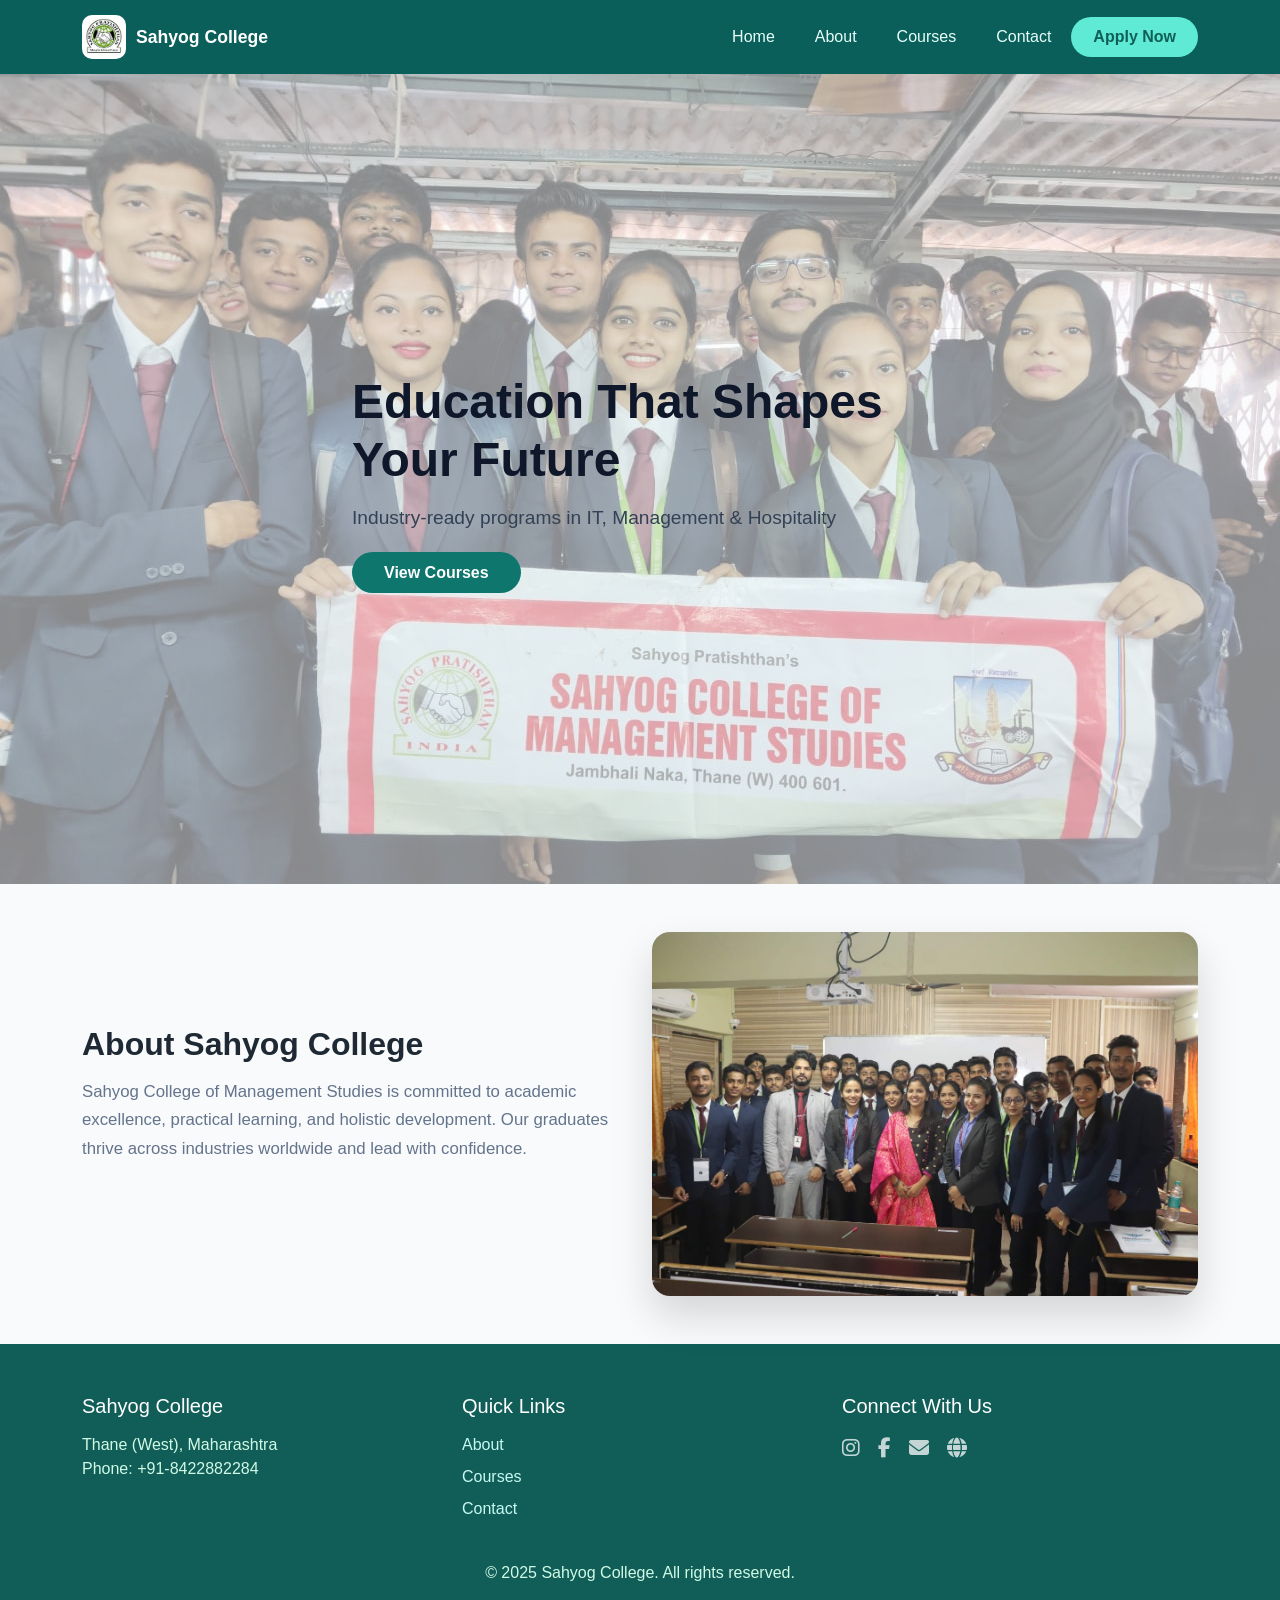
<file: index.html>
<!DOCTYPE html>
<html lang="en">
<head>
  <meta charset="UTF-8" />
  <meta name="viewport" content="width=device-width, initial-scale=1.0" />
  <title>Sahyog College | Home</title>

  <!-- Bootstrap -->
  <link href="https://cdn.jsdelivr.net/npm/bootstrap@5.3.0-alpha3/dist/css/bootstrap.min.css" rel="stylesheet">

  <!-- Font Awesome -->
  <link rel="stylesheet" href="https://cdnjs.cloudflare.com/ajax/libs/font-awesome/6.5.0/css/all.min.css">

  <!-- Main CSS -->
  <link rel="stylesheet" href="css/main_css.css">

  <link rel="icon" href="images/img3.jpg">
</head>

<body>

<!-- NAVBAR -->
<nav class="navbar navbar-expand-lg custom-navbar">
  <div class="container">
    <a class="navbar-brand d-flex align-items-center" href="index.html">
      <img src="images/img3.jpg" class="logo-img" alt="Logo">
      <span class="brand-text">Sahyog College</span>
    </a>

    <button class="navbar-toggler" type="button" data-bs-toggle="collapse" data-bs-target="#navMenu">
      <span class="navbar-toggler-icon"></span>
    </button>

    <div class="collapse navbar-collapse" id="navMenu">
      <ul class="navbar-nav ms-auto mb-2 mb-lg-0">
        <li class="nav-item"><a class="nav-link" href="index.html">Home</a></li>
        <li class="nav-item"><a class="nav-link" href="about.html">About</a></li>
        <li class="nav-item"><a class="nav-link" href="courses.html">Courses</a></li>
        <li class="nav-item"><a class="nav-link" href="contact.html">Contact</a></li>
      </ul>
      <a href="contact.html" class="apply-btn">Apply Now</a>
    </div>
  </div>
</nav>

<!-- HERO SECTION -->
<section class="hero-section">
  <div class="container hero-content">
    <h1>Education That Shapes Your Future</h1>
    <p>Industry-ready programs in IT, Management & Hospitality</p>
    <a href="courses.html" class="hero-btn">View Courses</a>
  </div>
</section>

<!-- ABOUT SECTION -->
<section class="container py-5">
  <div class="row align-items-center">
    <div class="col-lg-6 mb-4">
      <h2 class="section-title">About Sahyog College</h2>
      <p class="section-text">
        Sahyog College of Management Studies is committed to academic excellence,
        practical learning, and holistic development. Our graduates thrive across
        industries worldwide and lead with confidence.
      </p>
    </div>
    <div class="col-lg-6 text-center">
      <img src="images/img5.jpeg" class="about-img" alt="Campus">
    </div>
  </div>
</section>

<!-- FOOTER -->
<footer class="footer">
  <div class="container">
    <div class="row">

      <div class="col-md-4 mb-4">
        <h5>Sahyog College</h5>
        <p>
          Thane (West), Maharashtra<br>
          Phone: +91-8422882284
        </p>
      </div>

      <div class="col-md-4 mb-4">
        <h5>Quick Links</h5>
        <ul class="footer-links">
          <li><a href="about.html">About</a></li>
          <li><a href="courses.html">Courses</a></li>
          <li><a href="contact.html">Contact</a></li>
        </ul>
      </div>

      <div class="col-md-4 mb-4">
        <h5>Connect With Us</h5>
        <div class="social-icons">
          <a href="https://instagram.com/sahyog_college_it" target="_blank" aria-label="Instagram">
            <i class="fab fa-instagram"></i>
          </a>
          <a href="https://www.facebook.com/sahyoginstitute" target="_blank" aria-label="Facebook">
            <i class="fab fa-facebook-f"></i>
          </a>
          <a href="mailto:marketing.sahyogcollege@gmail.com" aria-label="Email">
            <i class="fas fa-envelope"></i>
          </a>
          <a href="https://sahyogcollege.com/" target="_blank" aria-label="Website">
            <i class="fas fa-globe"></i>
          </a>
        </div>
      </div>

    </div>

    <div class="footer-divider"></div>
    <p class="text-center mb-0">
      © 2025 Sahyog College. All rights reserved.
    </p>
  </div>
</footer>

<script src="https://cdn.jsdelivr.net/npm/bootstrap@5.3.0-alpha3/dist/js/bootstrap.bundle.min.js"></script>
</body>
</html>
</file>
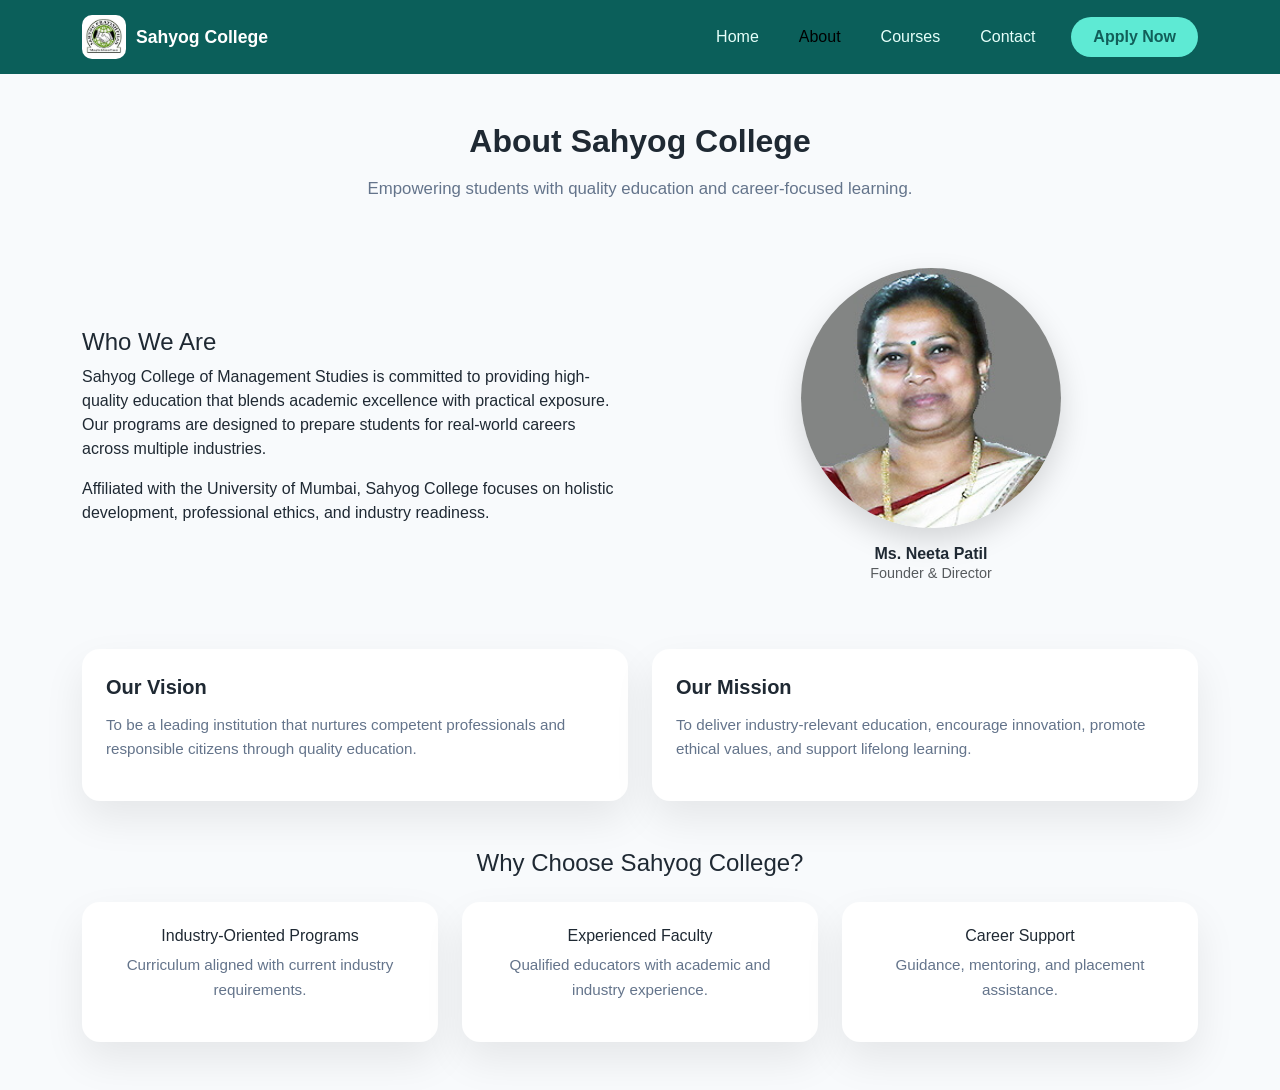
<file: about.html>
<!DOCTYPE html>
<html lang="en">
<head>
  <meta charset="UTF-8">
  <title>About Us | Sahyog College</title>
  <meta name="viewport" content="width=device-width, initial-scale=1.0">

  <!-- Bootstrap -->
  <link href="https://cdn.jsdelivr.net/npm/bootstrap@5.3.0-alpha3/dist/css/bootstrap.min.css" rel="stylesheet">

  <!-- Main CSS -->
  <link rel="stylesheet" href="css/main_css.css">

  <!-- Favicon -->
  <link rel="icon" href="images/img3.jpg">
</head>

<body>

<!-- NAVBAR -->
<nav class="navbar navbar-expand-lg custom-navbar">
  <div class="container">
    <a class="navbar-brand d-flex align-items-center" href="index.html">
      <img src="images/img3.jpg" class="logo-img" alt="Logo">
      <span class="brand-text">Sahyog College</span>
    </a>

    <button class="navbar-toggler" type="button" data-bs-toggle="collapse" data-bs-target="#navMenu">
      <span class="navbar-toggler-icon"></span>
    </button>

    <div class="collapse navbar-collapse" id="navMenu">
      <ul class="navbar-nav ms-auto mb-2 mb-lg-0">
        <li class="nav-item"><a class="nav-link" href="index.html">Home</a></li>
        <li class="nav-item"><a class="nav-link active" href="about.html">About</a></li>
        <li class="nav-item"><a class="nav-link" href="courses.html">Courses</a></li>
        <li class="nav-item"><a class="nav-link" href="contact.html">Contact</a></li>
      </ul>
      <a href="contact.html" class="apply-btn ms-lg-3">Apply Now</a>
    </div>
  </div>
</nav>

<!-- PAGE HEADER -->
<section class="container py-5 text-center">
  <h1 class="section-title">About Sahyog College</h1>
  <p class="section-text">
    Empowering students with quality education and career-focused learning.
  </p>
</section>

<!-- ABOUT CONTENT -->
<section class="container pb-5">
  <div class="row align-items-center g-5">

    <div class="col-lg-6">
      <h4>Who We Are</h4>
      <p>
        Sahyog College of Management Studies is committed to providing
        high-quality education that blends academic excellence with practical
        exposure. Our programs are designed to prepare students for real-world
        careers across multiple industries.
      </p>

      <p>
        Affiliated with the University of Mumbai, Sahyog College focuses on
        holistic development, professional ethics, and industry readiness.
      </p>
    </div>

    <div class="col-lg-6">
      <div class="about-profile text-center">
  <img src="images/NeetaPatil.jpg" alt="Neeta Patil">
  <h6 class="mt-3 mb-0">Ms. Neeta Patil</h6>
  <p class="text-muted">Founder & Director</p>
</div>

    </div>

  </div>
</section>

<!-- MISSION / VISION -->
<section class="container pb-5">
  <div class="row g-4">

    <div class="col-md-6">
      <div class="course-card">
        <div class="course-body">
          <h5>Our Vision</h5>
          <p>
            To be a leading institution that nurtures competent professionals
            and responsible citizens through quality education.
          </p>
        </div>
      </div>
    </div>

    <div class="col-md-6">
      <div class="course-card">
        <div class="course-body">
          <h5>Our Mission</h5>
          <p>
            To deliver industry-relevant education, encourage innovation,
            promote ethical values, and support lifelong learning.
          </p>
        </div>
      </div>
    </div>

  </div>
</section>

<!-- WHY CHOOSE US -->
<section class="container pb-5">
  <div class="text-center mb-4">
    <h4>Why Choose Sahyog College?</h4>
  </div>

  <div class="row g-4 text-center">
    <div class="col-md-4">
      <div class="course-card">
        <div class="course-body">
          <h6>Industry-Oriented Programs</h6>
          <p>Curriculum aligned with current industry requirements.</p>
        </div>
      </div>
    </div>

    <div class="col-md-4">
      <div class="course-card">
        <div class="course-body">
          <h6>Experienced Faculty</h6>
          <p>Qualified educators with academic and industry experience.</p>
        </div>
      </div>
    </div>

    <div class="col-md-4">
      <div class="course-card">
        <div class="course-body">
          <h6>Career Support</h6>
          <p>Guidance, mentoring, and placement assistance.</p>
        </div>
      </div>
    </div>
  </div>
</section>

</body>
</html>
</file>
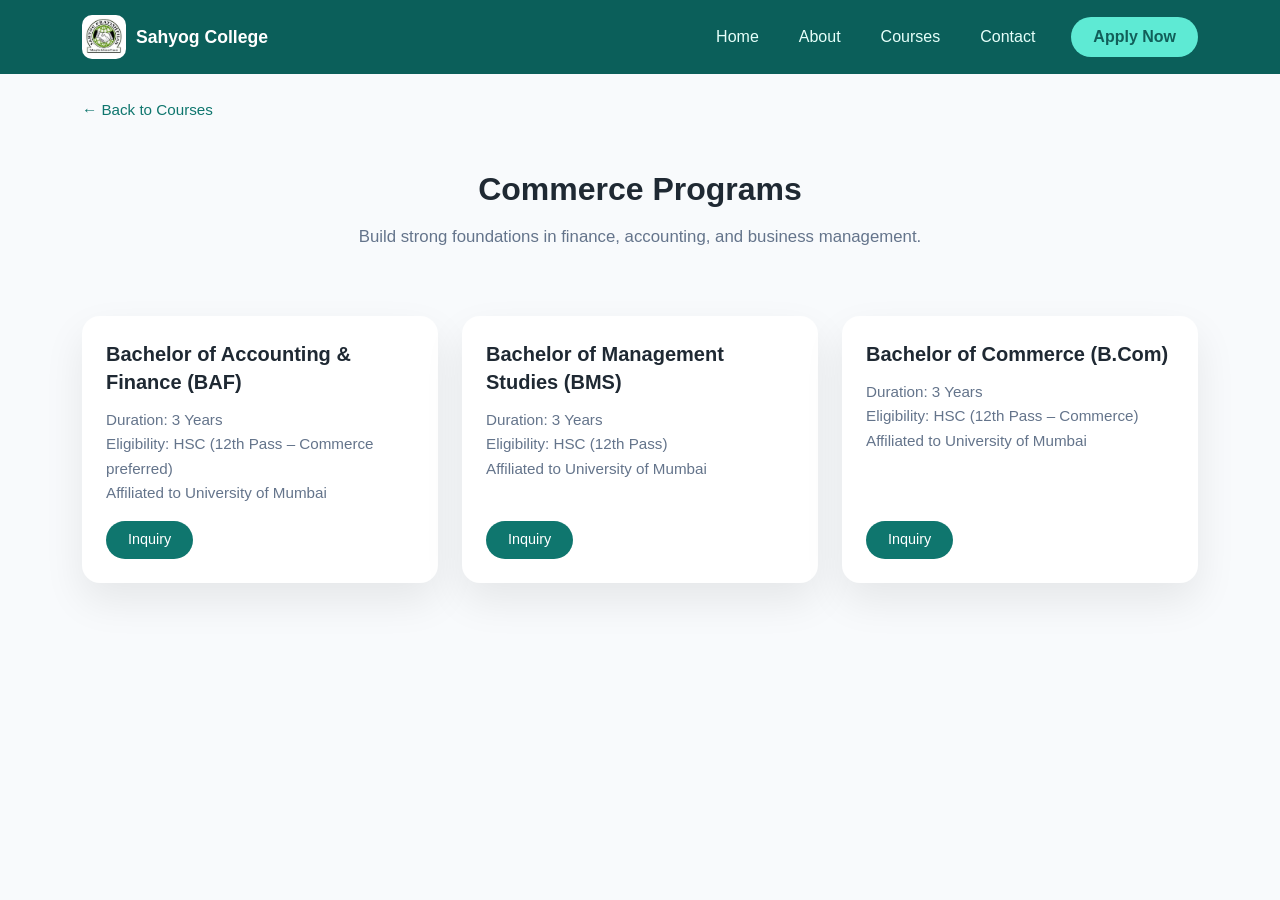
<file: BAF_pg.html>
<!DOCTYPE html>
<html lang="en">
<head>
  <meta charset="UTF-8">
  <title>Commerce | Sahyog College</title>
  <meta name="viewport" content="width=device-width, initial-scale=1.0">

  <!-- Bootstrap -->
  <link href="https://cdn.jsdelivr.net/npm/bootstrap@5.3.0-alpha3/dist/css/bootstrap.min.css" rel="stylesheet">

  <!-- Main CSS -->
  <link rel="stylesheet" href="css/main_css.css">

  <link rel="icon" href="images/img3.jpg">
</head>

<body>

<!-- NAVBAR -->
<nav class="navbar navbar-expand-lg custom-navbar">
  <div class="container">
    <a class="navbar-brand d-flex align-items-center" href="index.html">
      <img src="images/img3.jpg" class="logo-img" alt="Logo">
      <span class="brand-text">Sahyog College</span>
    </a>

    <button class="navbar-toggler" type="button" data-bs-toggle="collapse" data-bs-target="#navMenu">
      <span class="navbar-toggler-icon"></span>
    </button>

    <div class="collapse navbar-collapse" id="navMenu">
      <ul class="navbar-nav ms-auto mb-2 mb-lg-0">
        <li class="nav-item">
          <a class="nav-link" href="index.html">Home</a>
        </li>
        <li class="nav-item">
          <a class="nav-link" href="about.html">About</a>
        </li>
        <li class="nav-item">
          <a class="nav-link" href="courses.html">Courses</a>
        </li>
        <li class="nav-item">
          <a class="nav-link" href="contact.html">Contact</a>
        </li>
      </ul>

      <a href="contact.html" class="apply-btn ms-lg-3">
        Apply Now
      </a>
    </div>
  </div>
</nav>

<div class="container mt-4">
  <a href="courses.html" class="back-link">
    ← Back to Courses
  </a>
</div>


<!-- PAGE HEADER -->
<section class="container py-5 text-center">
  <h1 class="section-title">Commerce Programs</h1>
  <p class="section-text">
    Build strong foundations in finance, accounting, and business management.
  </p>
</section>

<!-- COURSE LIST -->
<section class="container pb-5">
  <div class="row g-4">

    <!-- BAF -->
    <div class="col-md-6 col-lg-4">
      <div class="course-card">
        <div class="course-body">
          <h5>Bachelor of Accounting & Finance (BAF)</h5>
          <p>
            Duration: 3 Years<br>
            Eligibility: HSC (12th Pass – Commerce preferred)<br>
            Affiliated to University of Mumbai
          </p>
          <a href="contact.html?course=BAF" class="course-btn">Inquiry</a>
        </div>
      </div>
    </div>

    <!-- BMS -->
    <div class="col-md-6 col-lg-4">
      <div class="course-card">
        <div class="course-body">
          <h5>Bachelor of Management Studies (BMS)</h5>
          <p>
            Duration: 3 Years<br>
            Eligibility: HSC (12th Pass)<br>
            Affiliated to University of Mumbai
          </p>
          <a href="contact.html?course=BMS" class="course-btn">Inquiry</a>
        </div>
      </div>
    </div>

    <!-- B.Com -->
    <div class="col-md-6 col-lg-4">
      <div class="course-card">
        <div class="course-body">
          <h5>Bachelor of Commerce (B.Com)</h5>
          <p>
            Duration: 3 Years<br>
            Eligibility: HSC (12th Pass – Commerce)<br>
            Affiliated to University of Mumbai
          </p>
          <a href="contact.html?course=BCom" class="course-btn">Inquiry</a>
        </div>
      </div>
    </div>

  </div>
</section>

</body>
</html>
</file>
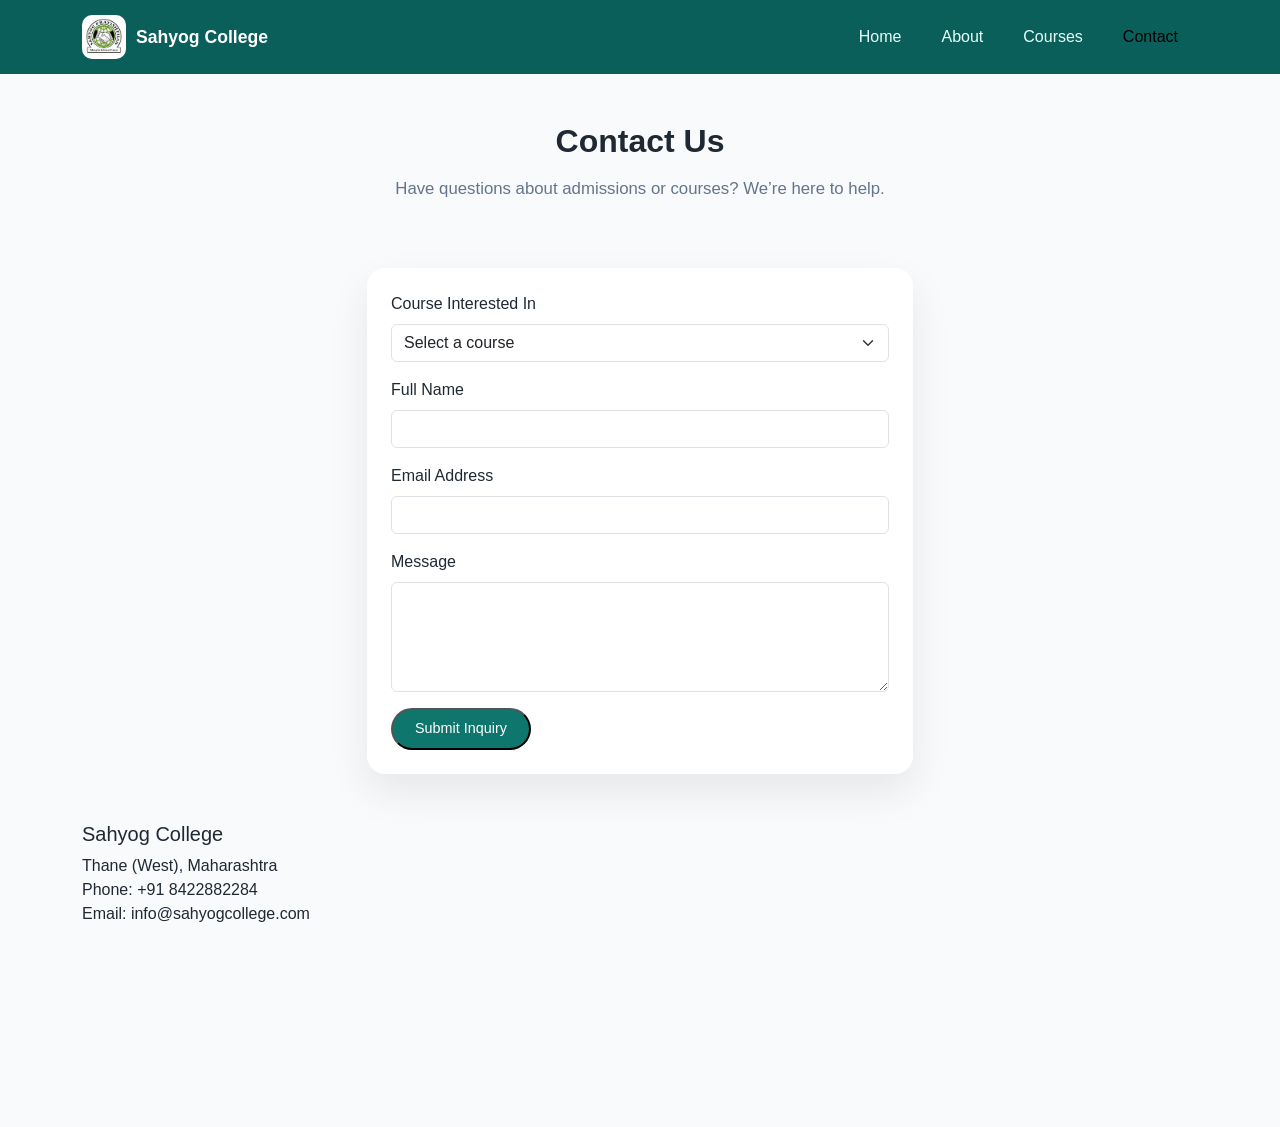
<file: contact.html>
<!DOCTYPE html>
<html lang="en">
<head>
  <meta charset="UTF-8">
  <title>Contact Us | Sahyog College</title>
  <meta name="viewport" content="width=device-width, initial-scale=1.0">

  <!-- Bootstrap -->
  <link href="https://cdn.jsdelivr.net/npm/bootstrap@5.3.0-alpha3/dist/css/bootstrap.min.css" rel="stylesheet">

  <!-- Main CSS -->
  <link rel="stylesheet" href="css/main_css.css">

  <!-- Favicon -->
  <link rel="icon" href="images/img3.jpg">
</head>

<body>

<!-- NAVBAR -->
<nav class="navbar navbar-expand-lg custom-navbar">
  <div class="container">
    <a class="navbar-brand d-flex align-items-center" href="index.html">
      <img src="images/img3.jpg" class="logo-img">
      <span class="brand-text">Sahyog College</span>
    </a>

    <button class="navbar-toggler" type="button" data-bs-toggle="collapse" data-bs-target="#navMenu">
      <span class="navbar-toggler-icon"></span>
    </button>

    <div class="collapse navbar-collapse" id="navMenu">
      <ul class="navbar-nav ms-auto mb-2 mb-lg-0">
        <li class="nav-item"><a class="nav-link" href="index.html">Home</a></li>
        <li class="nav-item"><a class="nav-link" href="about.html">About</a></li>
        <li class="nav-item"><a class="nav-link" href="courses.html">Courses</a></li>
        <li class="nav-item"><a class="nav-link active" href="contact.html">Contact</a></li>
      </ul>
    </div>
  </div>
</nav>

<!-- PAGE HEADER -->
<section class="container py-5 text-center">
  <h1 class="section-title">Contact Us</h1>
  <p class="section-text">
    Have questions about admissions or courses? We’re here to help.
  </p>
</section>

<!-- CONTACT FORM -->
<section class="container pb-5">
  <div class="row justify-content-center">
    <div class="col-lg-6">

      <div class="course-card">
        <div class="course-body">

          <!-- SUCCESS MESSAGE -->
          <div id="successMsg" class="alert alert-success d-none">
            Thank you! Your inquiry has been submitted successfully.
          </div>

          <form id="contactForm">

            <!-- COURSE DROPDOWN -->
            <div class="mb-3">
              <label class="form-label">Course Interested In</label>
              <select class="form-select" id="courseSelect" required>
                <option value="">Select a course</option>

                <!-- IT -->
                <option>B.Sc. Information Technology</option>
                <option>Bachelor of Computer Applications (BCA)</option>

                <!-- Commerce -->
                <option>Bachelor of Accounting & Finance (BAF)</option>
                <option>Bachelor of Management Studies (BMS)</option>
                <option>Bachelor of Commerce (B.Com)</option>

                <!-- Hotel Management -->
                <option>Bachelor of Hotel Management (BHM)</option>
                <option>Diploma in Hotel Management</option>
                <option>Certificate in Hospitality Operations</option>
              </select>
            </div>

            <!-- NAME -->
            <div class="mb-3">
              <label class="form-label">Full Name</label>
              <input type="text" class="form-control" required>
            </div>

            <!-- EMAIL -->
            <div class="mb-3">
              <label class="form-label">Email Address</label>
              <input type="email" class="form-control" required>
            </div>

            <!-- MESSAGE -->
            <div class="mb-3">
              <label class="form-label">Message</label>
              <textarea class="form-control" rows="4"></textarea>
            </div>

            <!-- SUBMIT -->
            <button type="submit" class="course-btn">
              Submit Inquiry
            </button>

          </form>

        </div>
      </div>

    </div>
  </div>
</section>

<!-- CONTACT INFO + MAP -->
<section class="container pb-5">
  <div class="row g-4">

    <!-- INFO -->
    <div class="col-md-5">
      <h5>Sahyog College</h5>
      <p>
        Thane (West), Maharashtra<br>
        Phone: +91 8422882284<br>
        Email: info@sahyogcollege.com
      </p>
    </div>

    <!-- MAP -->
    <div class="col-md-7">
      <iframe
        src="https://www.google.com/maps?q=Thane%20West%20Maharashtra&output=embed"
        width="100%"
        height="250"
        style="border:0;"
        allowfullscreen=""
        loading="lazy">
      </iframe>
    </div>

  </div>
</section>

<!-- SCRIPT: AUTO SELECT COURSE + SUCCESS MESSAGE -->
<script>
  // Auto-select course from URL
  const params = new URLSearchParams(window.location.search);
  const course = params.get("course");
  if (course) {
    document.getElementById("courseSelect").value = decodeURIComponent(course);
  }

  // Fake submit success
  document.getElementById("contactForm").addEventListener("submit", function(e) {
    e.preventDefault();
    document.getElementById("successMsg").classList.remove("d-none");
    this.reset();
  });
</script>

</body>
</html>
</file>
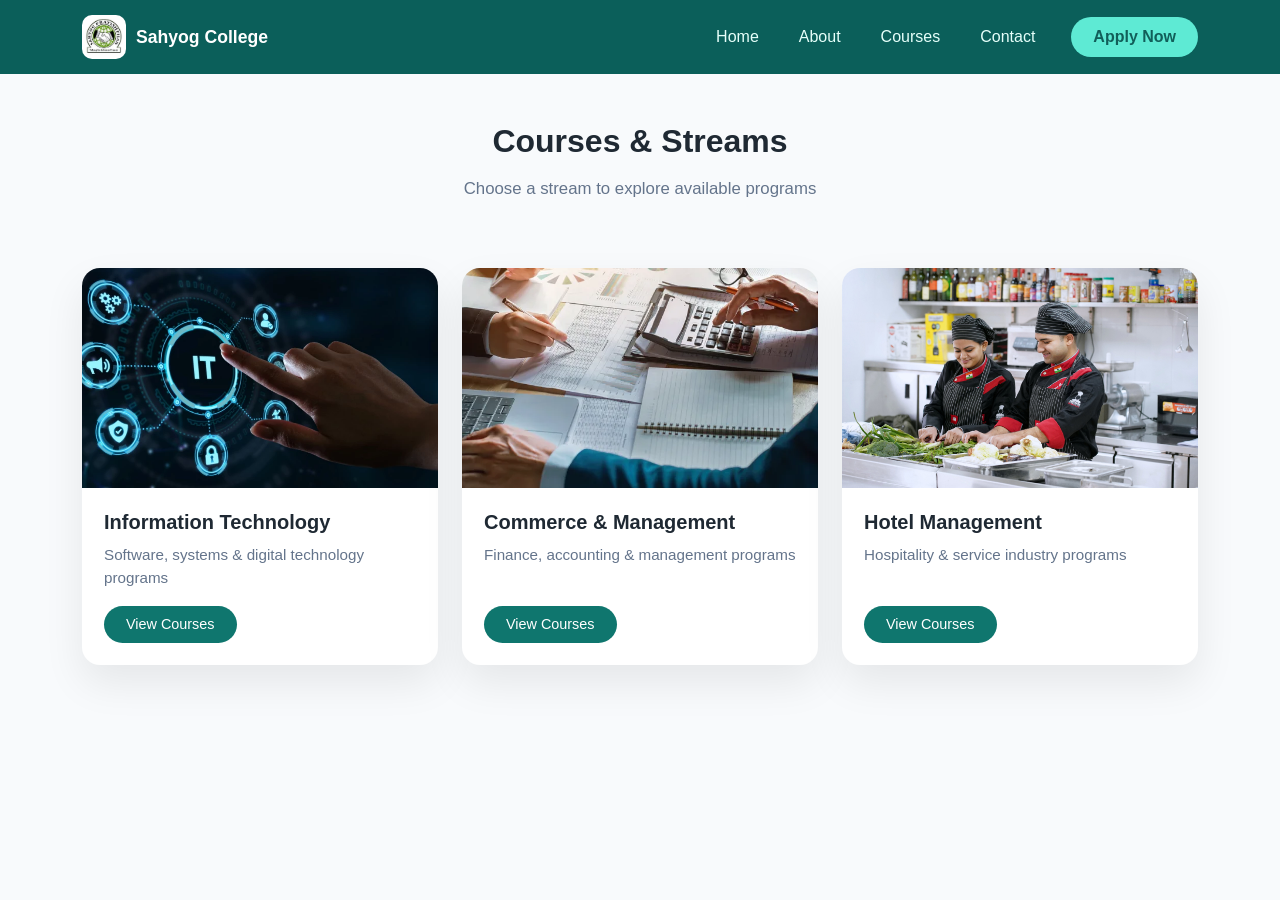
<file: Courses.html>
<!DOCTYPE html>
<html lang="en">
<head>
  <meta charset="UTF-8">
  <title>Courses | Sahyog College</title>
  <meta name="viewport" content="width=device-width, initial-scale=1.0">

  <link href="https://cdn.jsdelivr.net/npm/bootstrap@5.3.0-alpha3/dist/css/bootstrap.min.css" rel="stylesheet">
  <link rel="stylesheet" href="css/main_css.css">

  <!-- FAVICON -->
  <link rel="icon" href="images/img3.jpg">
</head>


<body>

<!-- NAVBAR -->
<nav class="navbar navbar-expand-lg custom-navbar">
  <div class="container">
    <a class="navbar-brand d-flex align-items-center" href="index.html">
      <img src="images/img3.jpg" class="logo-img" alt="Logo">
      <span class="brand-text">Sahyog College</span>
    </a>

    <button class="navbar-toggler" type="button" data-bs-toggle="collapse" data-bs-target="#navMenu">
      <span class="navbar-toggler-icon"></span>
    </button>

    <div class="collapse navbar-collapse" id="navMenu">
      <ul class="navbar-nav ms-auto mb-2 mb-lg-0">
        <li class="nav-item">
          <a class="nav-link" href="index.html">Home</a>
        </li>
        <li class="nav-item">
          <a class="nav-link" href="about.html">About</a>
        </li>
        <li class="nav-item">
          <a class="nav-link" href="courses.html">Courses</a>
        </li>
        <li class="nav-item">
          <a class="nav-link" href="contact.html">Contact</a>
        </li>
      </ul>

      <a href="contact.html" class="apply-btn ms-lg-3">
        Apply Now
      </a>
    </div>
  </div>
</nav>


<!-- PAGE HEADING -->
<section class="container py-5 text-center">
  <h1 class="section-title">Courses & Streams</h1>
  <p class="section-text">
    Choose a stream to explore available programs
  </p>
</section>

<!-- STREAM CARDS -->
<section class="container pb-5">
  <div class="row g-4">

    <!-- IT -->
    <div class="col-md-6 col-lg-4">
      <div class="stream-box">
        <img src="images/it_course.webp" alt="IT">
        <div class="stream-content">
          <h5>Information Technology</h5>
          <p>Software, systems & digital technology programs</p>
          <a href="it_pg.html">View Courses</a>
        </div>
      </div>
    </div>

    <!-- COMMERCE & Management -->
    <div class="col-md-6 col-lg-4">
      <div class="stream-box">
        <img src="images/baf_course.webp" alt="Commerce">
        <div class="stream-content">
          <h5>Commerce & Management</h5>
          <p>Finance, accounting & management programs</p>
          <a href="baf_pg.html">View Courses</a>
        </div>
      </div>
    </div>

    <!-- HOTEL MANAGEMENT -->
    <div class="col-md-6 col-lg-4">
      <div class="stream-box">
        <img src="images/hm_course.jpg" alt="Hotel Management">
        <div class="stream-content">
          <h5>Hotel Management</h5>
          <p>Hospitality & service industry programs</p>
          <a href="hm_pg.html">View Courses</a>
        </div>
      </div>
    </div>

  </div>
</section>

</body>

</html>
</file>
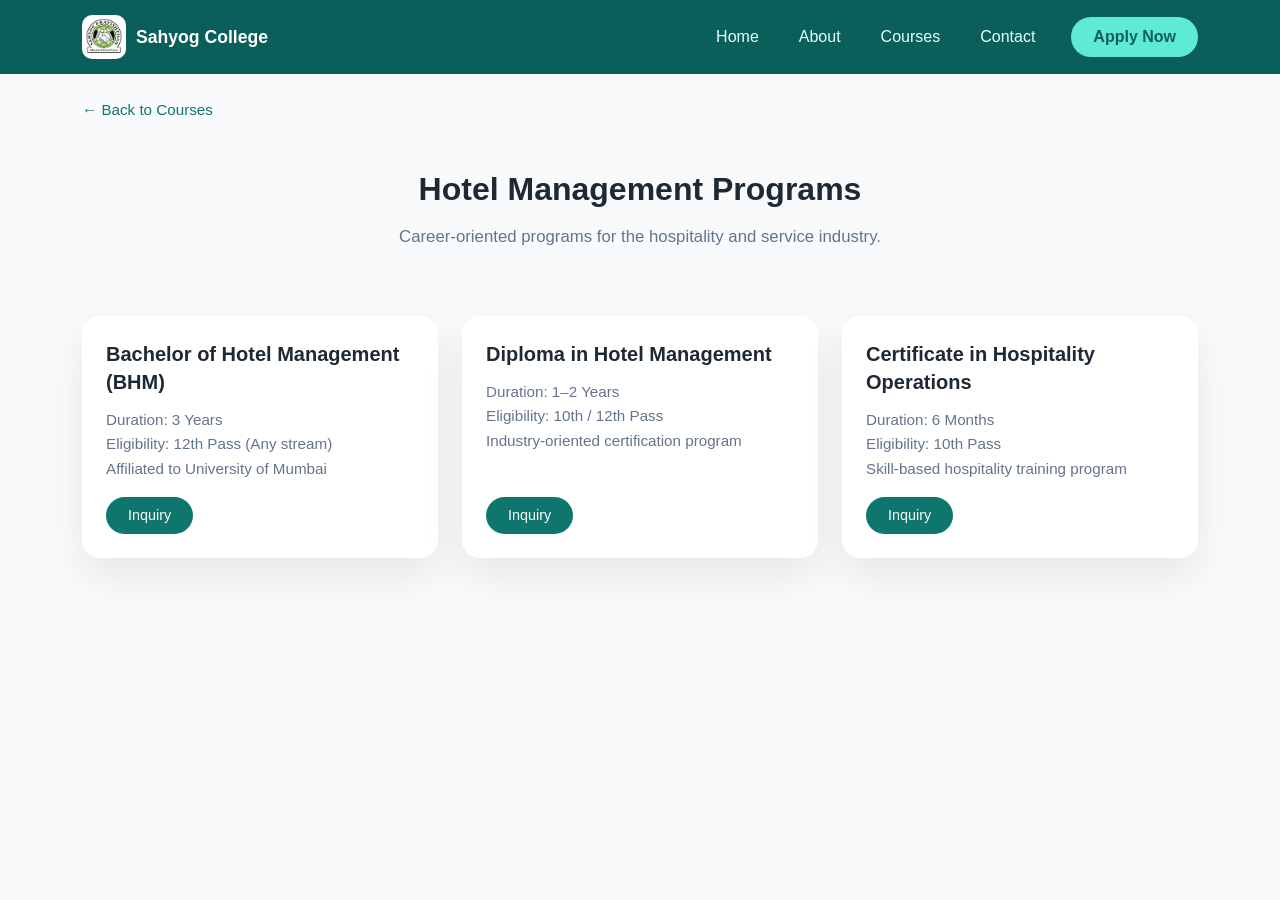
<file: HM_pg.html>
<!DOCTYPE html>
<html lang="en">
<head>
  <meta charset="UTF-8">
  <title>Hotel Management | Sahyog College</title>
  <meta name="viewport" content="width=device-width, initial-scale=1.0">

  <!-- Bootstrap -->
  <link href="https://cdn.jsdelivr.net/npm/bootstrap@5.3.0-alpha3/dist/css/bootstrap.min.css" rel="stylesheet">

  <!-- Main CSS -->
  <link rel="stylesheet" href="css/main_css.css">

  <link rel="icon" href="images/img3.jpg">
</head>

<body>

<!-- NAVBAR -->
<nav class="navbar navbar-expand-lg custom-navbar">
  <div class="container">
    <a class="navbar-brand d-flex align-items-center" href="index.html">
      <img src="images/img3.jpg" class="logo-img" alt="Logo">
      <span class="brand-text">Sahyog College</span>
    </a>

    <button class="navbar-toggler" type="button" data-bs-toggle="collapse" data-bs-target="#navMenu">
      <span class="navbar-toggler-icon"></span>
    </button>

    <div class="collapse navbar-collapse" id="navMenu">
      <ul class="navbar-nav ms-auto mb-2 mb-lg-0">
        <li class="nav-item">
          <a class="nav-link" href="index.html">Home</a>
        </li>
        <li class="nav-item">
          <a class="nav-link" href="about.html">About</a>
        </li>
        <li class="nav-item">
          <a class="nav-link" href="courses.html">Courses</a>
        </li>
        <li class="nav-item">
          <a class="nav-link" href="contact.html">Contact</a>
        </li>
      </ul>

      <a href="contact.html" class="apply-btn ms-lg-3">
        Apply Now
      </a>
    </div>
  </div>
</nav>

<div class="container mt-4">
  <a href="courses.html" class="back-link">
    ← Back to Courses
  </a>
</div>


<!-- PAGE HEADER -->
<section class="container py-5 text-center">
  <h1 class="section-title">Hotel Management Programs</h1>
  <p class="section-text">
    Career-oriented programs for the hospitality and service industry.
  </p>
</section>

<!-- COURSE LIST -->
<section class="container pb-5">
  <div class="row g-4">

    <!-- BHM -->
    <div class="col-md-6 col-lg-4">
      <div class="course-card">
        <div class="course-body">
          <h5>Bachelor of Hotel Management (BHM)</h5>
          <p>
            Duration: 3 Years<br>
            Eligibility: 12th Pass (Any stream)<br>
            Affiliated to University of Mumbai
          </p>
          <a href="contact.html?course=BHM" class="course-btn">Inquiry</a>
        </div>
      </div>
    </div>

    <!-- Diploma HM -->
    <div class="col-md-6 col-lg-4">
      <div class="course-card">
        <div class="course-body">
          <h5>Diploma in Hotel Management</h5>
          <p>
            Duration: 1–2 Years<br>
            Eligibility: 10th / 12th Pass<br>
            Industry-oriented certification program
          </p>
          <a href="contact.html?course=Diploma%20Hotel%20Management" class="course-btn">
  Inquiry
</a>
        </div>
      </div>
    </div>

    <!-- Certificate Course -->
    <div class="col-md-6 col-lg-4">
      <div class="course-card">
        <div class="course-body">
          <h5>Certificate in Hospitality Operations</h5>
          <p>
            Duration: 6 Months<br>
            Eligibility: 10th Pass<br>
            Skill-based hospitality training program
          </p>
          <a href="contact.html?course=Certificate%20in%20Hospitality%20Operations"
   class="course-btn">
  Inquiry
</a>
        </div>
      </div>
    </div>

  </div>
</section>

</body>
</html>
</file>
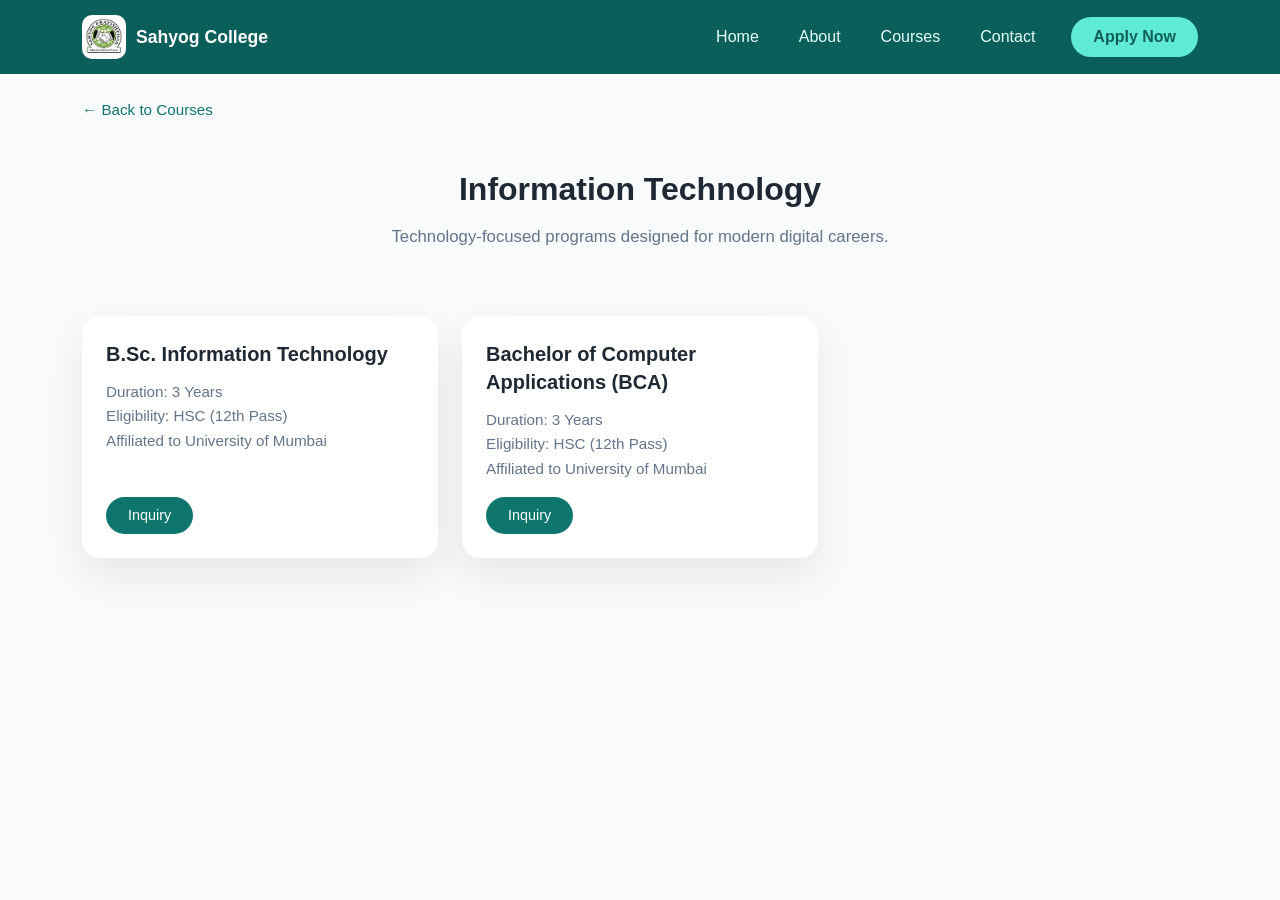
<file: IT_pg.html>
<!DOCTYPE html>
<html lang="en">
<head>
  <meta charset="UTF-8">
  <title>Information Technology | Sahyog College</title>
  <meta name="viewport" content="width=device-width, initial-scale=1.0">

  <!-- Bootstrap -->
  <link href="https://cdn.jsdelivr.net/npm/bootstrap@5.3.0-alpha3/dist/css/bootstrap.min.css" rel="stylesheet">

  <!-- Main CSS -->
  <link rel="stylesheet" href="css/main_css.css">

  <link rel="icon" href="images/img3.jpg">
</head>

<body>

<!-- NAVBAR -->
<nav class="navbar navbar-expand-lg custom-navbar">
  <div class="container">
    <a class="navbar-brand d-flex align-items-center" href="index.html">
      <img src="images/img3.jpg" class="logo-img" alt="Logo">
      <span class="brand-text">Sahyog College</span>
    </a>

    <button class="navbar-toggler" type="button" data-bs-toggle="collapse" data-bs-target="#navMenu">
      <span class="navbar-toggler-icon"></span>
    </button>

    <div class="collapse navbar-collapse" id="navMenu">
      <ul class="navbar-nav ms-auto mb-2 mb-lg-0">
        <li class="nav-item">
          <a class="nav-link" href="index.html">Home</a>
        </li>
        <li class="nav-item">
          <a class="nav-link" href="about.html">About</a>
        </li>
        <li class="nav-item">
          <a class="nav-link" href="courses.html">Courses</a>
        </li>
        <li class="nav-item">
          <a class="nav-link" href="contact.html">Contact</a>
        </li>
      </ul>

      <a href="contact.html" class="apply-btn ms-lg-3">
        Apply Now
      </a>
    </div>
  </div>
</nav>

<div class="container mt-4">
  <a href="courses.html" class="back-link">
    ← Back to Courses
  </a>
</div>


<!-- PAGE HEADER -->
<section class="container py-5 text-center">
  <h1 class="section-title">Information Technology</h1>
  <p class="section-text">
    Technology-focused programs designed for modern digital careers.
  </p>
</section>

<!-- COURSE LIST -->
<section class="container pb-5">
  <div class="row g-4">

    <!-- COURSE 1 -->
    <div class="col-md-6 col-lg-4">
      <div class="course-card">
        <div class="course-body">
          <h5>B.Sc. Information Technology</h5>
          <p>
            Duration: 3 Years<br>
            Eligibility: HSC (12th Pass)<br>
            Affiliated to University of Mumbai
          </p>
          <a href="contact.html?course=BSc%20Information%20Technology" class="course-btn">
  Inquiry
</a>
        </div>
      </div>
    </div>

    <!-- COURSE 2 -->
    <div class="col-md-6 col-lg-4">
      <div class="course-card">
        <div class="course-body">
          <h5>Bachelor of Computer Applications (BCA)</h5>
          <p>
            Duration: 3 Years<br>
            Eligibility: HSC (12th Pass)<br>
            Affiliated to University of Mumbai
          </p>
          <a href="contact.html?course=BCA" class="course-btn">
  Inquiry
</a>
        </div>
      </div>
    </div>

  </div>
</section>

</body>
</html>
</file>
<file: css/main_css.css>
/* ===== RESET ===== */
* {
  margin: 0;
  padding: 0;
  box-sizing: border-box;
}

/* ===== THEME VARIABLES ===== */
:root {
  --primary: #0F766E;
  --secondary: #115E59;
  --accent: #5EEAD4;
  --bg: #F8FAFC;
  --text: #1F2933;
  --muted: #64748B;
}

/* ===== BODY ===== */
body {
  font-family: "Segoe UI", sans-serif;
  background: var(--bg);
  color: var(--text);
}

/* ===== NAVBAR ===== */
.custom-navbar {
  background: #0b5f5a; /* darker than hero */
  padding: 10px 0;
}

.logo-img {
  width: 44px;
  margin-right: 10px;
  border-radius: 10px;   /* subtle, professional rounding */
  object-fit: cover;
}

.brand-text {
  color: #ffffff;
  font-weight: 600;
  font-size: 1.1rem;
}

.nav-link {
  color: #e6fffa;
  margin: 0 12px;
}

.nav-link:hover {
  color: var(--accent);
}

.apply-btn {
  background: var(--accent);
  color: var(--secondary);
  padding: 8px 22px;
  border-radius: 30px;
  text-decoration: none;
  font-weight: 600;
}

/* ===== HERO SECTION (NO COLOR OVERLAY) ===== */
.hero-section {
  min-height: 90vh;
  position: relative;
  display: flex;
  align-items: center;
  overflow: hidden;
}

.hero-section::before {
  content: "";
  position: absolute;
  inset: 0;
  background: url("../images/img8.jpeg") center/cover no-repeat;
  opacity: 0.45; /* image opacity only */
  z-index: 1;
}

.hero-content {
  position: relative;
  z-index: 2;
  max-width: 600px;
  color: #0f172a; /* dark text for contrast */
}

.hero-content h1 {
  font-size: 3rem;
  font-weight: 700;
  line-height: 1.2;
}

.hero-content p {
  margin: 16px 0 28px;
  font-size: 1.2rem;
  color: #334155;
}

.hero-btn {
  background: #0F766E;
  color: #ffffff;
  padding: 12px 32px;
  border-radius: 30px;
  text-decoration: none;
  font-weight: 600;
}


/* ===== ABOUT SECTION ===== */
.section-title {
  font-size: 2rem;
  font-weight: 700;
  margin-bottom: 15px;
}

.section-text {
  font-size: 1.05rem;
  line-height: 1.7;
  color: var(--muted);
}

.about-img {
  width: 100%;
  border-radius: 18px;
  box-shadow: 0 20px 40px rgba(0,0,0,0.15);
}

/* ===== FOOTER ===== */
.footer {
  background: var(--secondary);
  color: #d1fae5;
  padding: 50px 0 20px;
}

.footer h5 {
  color: #ffffff;
  margin-bottom: 15px;
}

.footer-links {
  list-style: none;
  padding: 0;
}

.footer-links li {
  margin-bottom: 8px;
}

.footer-links a {
  color: #c7f9f1;
  text-decoration: none;
}

.footer-links a:hover {
  color: var(--accent);
}

/* ===== FOOTER ICONS (CLEAN & NEUTRAL) ===== */
.social-icons {
  display: flex;
  gap: 18px;
  align-items: center;
}

.social-icons a {
  color: rgba(255, 255, 255, 0.75);
  font-size: 20px;
  text-decoration: none;
  transition: transform 0.3s ease, color 0.3s ease;
}

.social-icons a:hover {
  color: #ffffff;
  transform: translateY(-3px);
}

/* ======================================================
   GLOBAL MOBILE RESPONSIVENESS (ALL PAGES)
   ====================================================== */

@media (max-width: 992px) {

  /* ===== NAVBAR ===== */
  .custom-navbar {
    padding: 8px 0;
  }

  .brand-text {
    font-size: 1rem;
  }

  .apply-btn {
    margin-top: 10px;
    display: inline-block;
  }

  /* ===== HERO SECTION ===== */
  .hero-content h1 {
    font-size: 2.2rem;
  }

  .hero-content p {
    font-size: 1.05rem;
  }

  .hero-btn {
    padding: 10px 26px;
    font-size: 0.95rem;
  }

  /* ===== ABOUT SECTION ===== */
  .section-title {
    font-size: 1.6rem;
  }

  .section-text {
    font-size: 1rem;
  }

  .about-img {
    margin-top: 20px;
  }

  /* ===== FOOTER ===== */
  .footer {
    text-align: center;
  }

  .footer h5 {
    margin-top: 20px;
  }

  .footer-links {
    align-items: center;
  }

  .social-icons {
    justify-content: center;
    margin-top: 10px;
  }
}

@media (max-width: 576px) {

  /* ===== HERO SECTION (SMALL PHONES) ===== */
  .hero-content h1 {
    font-size: 1.8rem;
  }

  .hero-content p {
    font-size: 0.95rem;
  }

  /* ===== LOGO ===== */
  .logo-img {
    width: 38px;
  }

  /* ===== BUTTONS ===== */
  .apply-btn,
  .hero-btn {
    padding: 10px 22px;
    font-size: 0.9rem;
  }
}

/* =====================================================
   COURSES & STREAMS – FINAL CLEAN UI
   ===================================================== */

.stream-box {
  background: #ffffff;
  border-radius: 18px;
  overflow: hidden;
  height: 100%;
  box-shadow: 0 18px 40px rgba(0,0,0,0.08);
  display: flex;
  flex-direction: column;
}

.stream-box img {
  width: 100%;
  height: 220px;
  object-fit: cover;
  display: block;
}

.stream-content {
  padding: 22px;
  display: flex;
  flex-direction: column;
  flex-grow: 1;
}

.stream-content h5 {
  font-weight: 600;
  margin-bottom: 10px;
}

.stream-content p {
  color: var(--muted);
  font-size: 0.95rem;
  flex-grow: 1;
}

.stream-content a {
  align-self: flex-start;
  background: var(--primary);
  color: #ffffff;
  padding: 8px 22px;
  border-radius: 30px;
  text-decoration: none;
  font-size: 0.9rem;
  font-weight: 500;
}

.stream-content a:hover {
  opacity: 0.9;
}

/* ======================================================
   STREAM DETAIL PAGES (IT / COMMERCE / HOTEL)
   ====================================================== */

/* Page header spacing consistency */
.stream-page-header {
  margin-bottom: 40px;
}

/* Course card (used in IT_pg, BAF_pg, hm_pg) */
.course-card {
  background: #ffffff;
  border-radius: 18px;
  box-shadow: 0 18px 40px rgba(0, 0, 0, 0.08);
  height: 100%;
  display: flex;
  flex-direction: column;
  transition: transform 0.3s ease, box-shadow 0.3s ease;
}

.course-card:hover {
  transform: translateY(-6px);
  box-shadow: 0 28px 60px rgba(0, 0, 0, 0.12);
}

/* Inner content */
.course-body {
  padding: 24px;
  display: flex;
  flex-direction: column;
  flex-grow: 1;
}

/* Course title */
.course-body h5 {
  font-weight: 600;
  margin-bottom: 12px;
  line-height: 1.4;
}

/* Course details text */
.course-body p {
  font-size: 0.95rem;
  color: var(--muted);
  line-height: 1.6;
  flex-grow: 1;
}

/* Inquiry button */
.course-btn {
  align-self: flex-start;
  background: var(--primary);
  color: #ffffff;
  padding: 8px 22px;
  border-radius: 30px;
  text-decoration: none;
  font-size: 0.9rem;
  font-weight: 500;
  transition: opacity 0.3s ease, transform 0.3s ease;
}

.course-btn:hover {
  opacity: 0.9;
  color: #ffffff;
  transform: translateY(-2px);
}

/* ======================================================
   MOBILE OPTIMIZATION (STREAM PAGES)
   ====================================================== */

@media (max-width: 768px) {
  .course-body {
    padding: 20px;
  }

  .course-body h5 {
    font-size: 1rem;
  }

  .course-btn {
    padding: 8px 20px;
    font-size: 0.85rem;
  }
}

/* ======================================================
   BACK BUTTON (DETAIL PAGES)
   ====================================================== */

.back-link {
  display: inline-block;
  color: var(--primary);
  font-size: 0.95rem;
  font-weight: 500;
  text-decoration: none;
  transition: transform 0.2s ease, opacity 0.2s ease;
}

.back-link:hover {
  opacity: 0.8;
  transform: translateX(-4px);
}

/* ======================================================
   ABOUT PAGE – PROFILE IMAGE FIX
   ====================================================== */

.about-profile img {
  width: 260px;
  height: 260px;
  object-fit: cover;
  border-radius: 50%;
  box-shadow: 0 12px 30px rgba(0, 0, 0, 0.15);
}

.about-profile h6 {
  font-weight: 600;
}

.about-profile p {
  font-size: 0.9rem;
}
</file>
